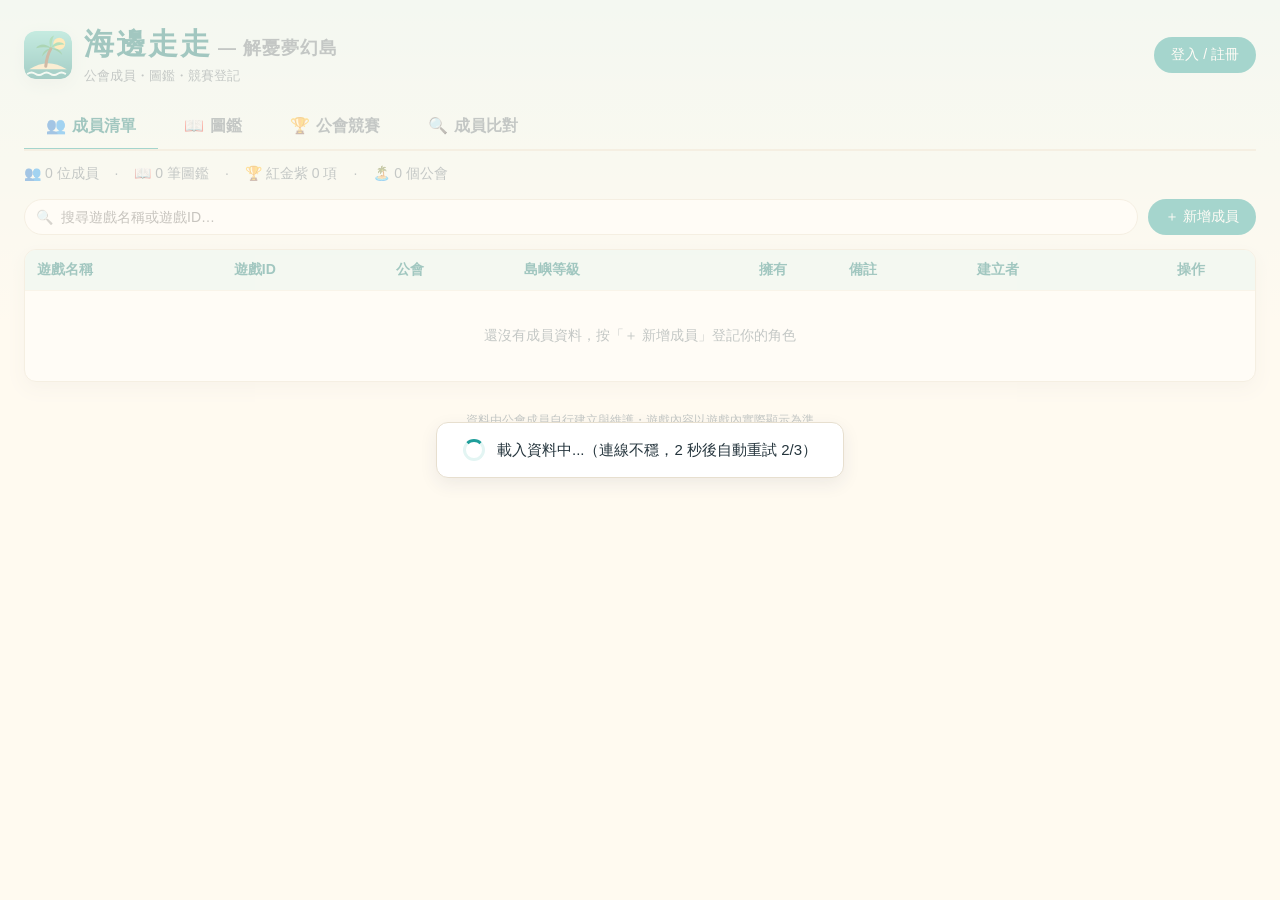
<file: index.html>
<!DOCTYPE html>
<html lang="zh-TW">
<head>
    <meta charset="UTF-8">
    <meta name="viewport" content="width=device-width, initial-scale=1.0">
    <title>海邊走走 — 解憂夢幻島</title>
    <meta name="description" content="海邊走走公會（解憂夢幻島）成員、圖鑑與公會競賽登記">
    <link rel="icon" type="image/svg+xml" href="assets/icon-small.svg">
    <link rel="stylesheet" href="css/style.css?v=20261127">
</head>
<body>
<div class="container">

    <header class="header">
        <div class="brand">
            <img src="assets/icon.svg" alt="" class="brand-icon">
            <div>
                <h1>海邊走走<span class="h1-game"> — 解憂夢幻島</span></h1>
                <div class="brand-sub">公會成員・圖鑑・競賽登記</div>
            </div>
        </div>
        <div id="auth-area" class="auth-area"></div>
    </header>

    <div id="config-notice" class="notice hidden"></div>

    <nav class="tabs" role="tablist">
        <button class="tab active" data-act="tab" data-id="members" role="tab"><span class="tab-icon">👥</span>成員清單</button>
        <button class="tab" data-act="tab" data-id="items" role="tab"><span class="tab-icon">📖</span>圖鑑</button>
        <button class="tab" data-act="tab" data-id="competitions" role="tab"><span class="tab-icon">🏆</span>公會競賽</button>
        <button class="tab" data-act="tab" data-id="compare" role="tab"><span class="tab-icon">🔍</span>成員比對</button>
    </nav>

    <div id="summary-bar" class="summary-bar"></div>

    <!-- 成員清單 -->
    <section id="tab-members" class="content active">
        <div id="guild-panel" class="panel guild-panel hidden">
            <div class="panel-title">🏝️ 公會管理（僅管理員可見）</div>
            <form class="panel-row" data-form="guild-add">
                <input type="text" id="new-guild-name" placeholder="輸入新公會名稱" maxlength="30" required>
                <button type="submit" class="btn btn-primary btn-sm">新增</button>
            </form>
            <div id="guild-list" class="tags"></div>
        </div>

        <div class="toolbar">
            <div class="search-wrapper">
                <span class="search-icon">🔍</span>
                <input type="search" id="members-search" class="search-input" placeholder="搜尋遊戲名稱或遊戲ID…" data-input="members">
            </div>
            <select id="members-guild" class="select" data-change="members"></select>
            <button class="btn btn-primary" data-act="member-add">＋ 新增成員</button>
        </div>
        <div class="table-card"><div class="table-scroll">
            <table>
                <thead>
                    <tr>
                        <th>遊戲名稱</th>
                        <th>遊戲ID</th>
                        <th>公會</th>
                        <th>島嶼等級</th>
                        <th class="center">擁有</th>
                        <th>備註</th>
                        <th>建立者</th>
                        <th class="center">操作</th>
                    </tr>
                </thead>
                <tbody id="members-table"></tbody>
            </table>
        </div></div>
    </section>

    <!-- 圖鑑 -->
    <section id="tab-items" class="content">
        <div id="item-cats" class="chip-row"></div>
        <div class="toolbar">
            <div class="search-wrapper">
                <span class="search-icon">🔍</span>
                <input type="search" id="items-search" class="search-input" placeholder="搜尋名稱、來源、食材、備註…" data-input="items">
            </div>
            <select id="items-sort" class="select" data-change="items">
                <option value="category">依類別排序</option>
                <option value="rarity">稀有度（仙→凡）</option>
                <option value="score">競賽分數（高→低）</option>
                <option value="release">上市日期（新→舊）</option>
                <option value="owners">擁有人數（多→少）</option>
                <option value="updated">最近更新</option>
            </select>
            <button class="btn btn-primary" data-act="item-add">＋ 新增圖鑑項目</button>
        </div>
        <div class="table-card"><div class="table-scroll">
            <table>
                <thead>
                    <tr>
                        <th>名稱</th>
                        <th>類別</th>
                        <th>稀有度</th>
                        <th class="num">競賽分數</th>
                        <th>解鎖等級</th>
                        <th>來源</th>
                        <th>上市日期</th>
                        <th>食材</th>
                        <th>備註</th>
                        <th class="center">操作</th>
                    </tr>
                </thead>
                <tbody id="items-table"></tbody>
            </table>
        </div></div>
    </section>

    <!-- 公會競賽：依成員勾選的擁有項目自動統計紅金紫品項 -->
    <section id="tab-competitions" class="content">
        <div id="comp-rarities" class="chip-row"></div>
        <div class="toolbar">
            <select id="comp-guild" class="select" data-change="competitions" aria-label="公會"></select>
            <div class="search-wrapper">
                <span class="search-icon">🔍</span>
                <input type="search" id="comp-search" class="search-input" placeholder="搜尋品項或成員…" data-input="competitions">
            </div>
        </div>
        <div class="hint comp-hint">依「成員清單」每位成員勾選的擁有項目自動統計，不用另外登記。</div>
        <div class="table-card"><div class="table-scroll">
            <table>
                <thead>
                    <tr>
                        <th>品項</th>
                        <th class="num">分數</th>
                        <th class="center">人數</th>
                        <th>人名</th>
                    </tr>
                </thead>
                <tbody id="competitions-table"></tbody>
            </table>
        </div></div>
    </section>

    <!-- 成員比對：選兩位成員，看同一個項目誰有、誰沒有 -->
    <section id="tab-compare" class="content">
        <div class="toolbar">
            <select id="compare-a" class="select" data-change="compare-member" aria-label="成員一"></select>
            <span class="compare-vs">vs</span>
            <select id="compare-b" class="select" data-change="compare-member" aria-label="成員二"></select>
        </div>
        <div class="toolbar">
            <select id="compare-cat" class="select" data-change="compare" aria-label="類別"></select>
            <div class="search-wrapper">
                <span class="search-icon">🔍</span>
                <input type="search" id="compare-search" class="search-input" placeholder="搜尋項目名稱…" data-input="compare">
            </div>
        </div>
        <div id="compare-modes" class="chip-row"></div>
        <div class="table-card"><div class="table-scroll">
            <table>
                <thead>
                    <tr>
                        <th>項目</th>
                        <th class="center" id="compare-head-a">成員一</th>
                        <th class="center" id="compare-head-b">成員二</th>
                        <th>稀有度</th>
                        <th>類別</th>
                    </tr>
                </thead>
                <tbody id="compare-table"></tbody>
            </table>
        </div></div>
    </section>

    <footer>
        資料由公會成員自行建立與維護・遊戲內容以遊戲內實際顯示為準<br>
        本站為玩家自製，與遊戲官方無關
    </footer>
</div>

<!-- 通用 Modal（詳細資料／表單） -->
<div id="modal" class="modal" data-act="modal-backdrop">
    <div id="modal-content" class="modal-content" role="dialog" aria-modal="true">
        <button class="modal-close" data-act="modal-close" aria-label="關閉">×</button>
        <div id="modal-body"></div>
    </div>
</div>

<!-- 全頁 loading -->
<div id="loading" class="loading-overlay">
    <div class="loading-box"><div class="loading-spinner"></div><span id="loading-text">處理中...</span></div>
</div>

<!-- 通知／確認對話框 -->
<div id="dialog" class="dialog-overlay">
    <div class="dialog-box" role="alertdialog" aria-modal="true">
        <div id="dialog-msg" class="dialog-msg"></div>
        <div id="dialog-buttons" class="dialog-buttons"></div>
    </div>
</div>

<!-- ?v＝版本號：改了 css/js 就一起換新，避免瀏覽器混用新舊快取 -->
<script src="js/config.js?v=20261127"></script>
<script src="js/core.js?v=20261127"></script>
<script src="js/auth.js?v=20261127"></script>
<script src="js/members.js?v=20261127"></script>
<script src="js/items.js?v=20261127"></script>
<script src="js/competitions.js?v=20261127"></script>
<script src="js/compare.js?v=20261127"></script>
<script src="js/app.js?v=20261127"></script>
</body>
</html>
</file>
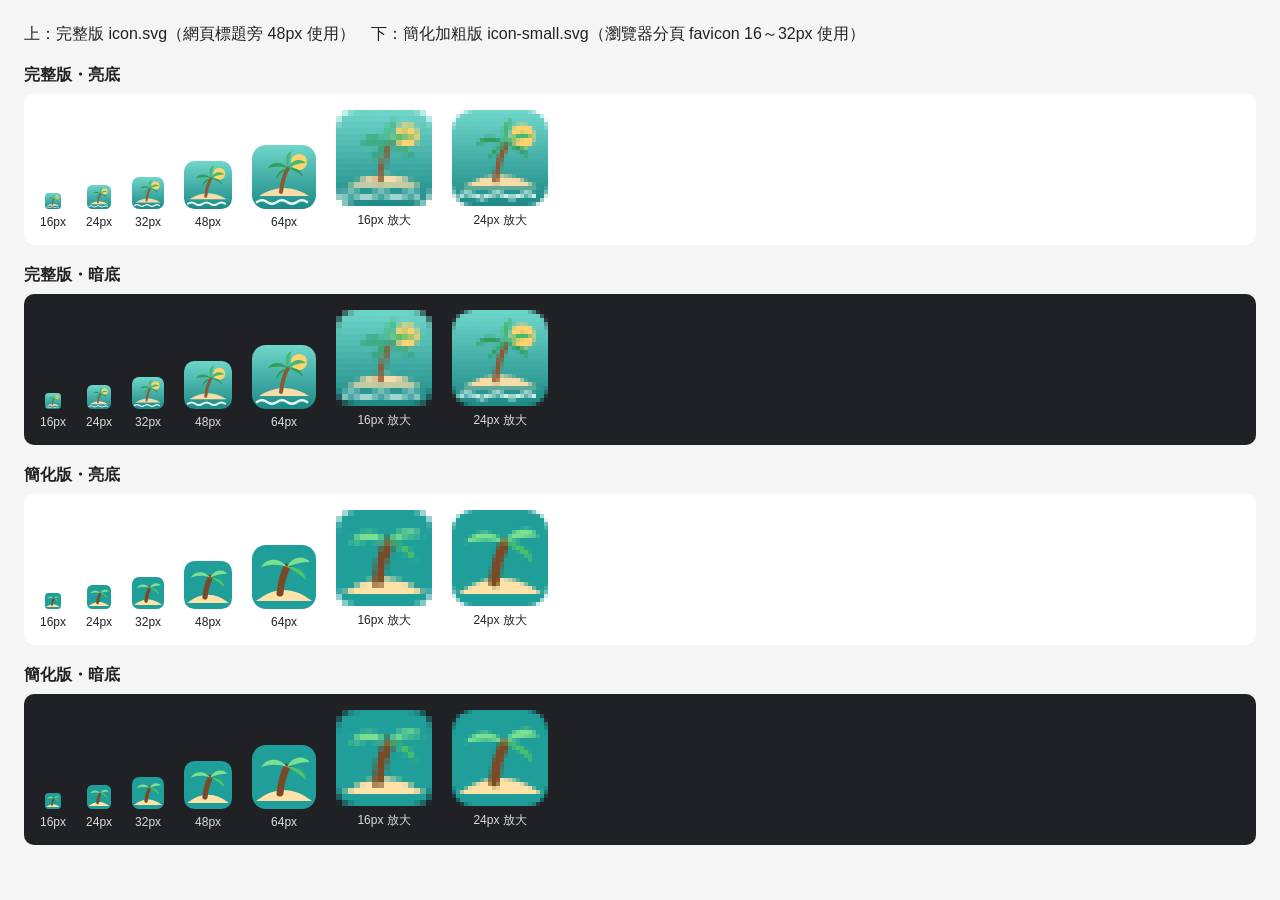
<file: dev/icon-preview.html>
<!DOCTYPE html>
<html lang="zh-TW">
<head>
<meta charset="UTF-8">
<title>圖示預覽</title>
<style>
    body { font-family: "Microsoft JhengHei", sans-serif; margin: 24px; background: #f5f5f5; color: #222; }
    h2 { font-size: 16px; margin: 20px 0 8px; }
    .row { display: flex; gap: 20px; align-items: flex-end; padding: 16px; border-radius: 10px; }
    .light { background: #ffffff; }
    .dark { background: #202124; color: #ddd; }
    .cell { text-align: center; font-size: 12px; }
    .cell img { display: block; margin: 0 auto 6px; }
    .zoom canvas { display: block; margin: 0 auto 6px; width: 96px; height: 96px; image-rendering: pixelated; }
</style>
</head>
<body>
<p>上：完整版 icon.svg（網頁標題旁 48px 使用）　下：簡化加粗版 icon-small.svg（瀏覽器分頁 favicon 16～32px 使用）</p>
<script>
    const sizes = [16, 24, 32, 48, 64];
    for (const [file, label] of [['../assets/icon.svg', '完整版'], ['../assets/icon-small.svg', '簡化版']]) {
        for (const bg of ['light', 'dark']) {
            document.write(`<h2>${label}・${bg === 'light' ? '亮底' : '暗底'}</h2><div class="row ${bg}">` +
                sizes.map(s => `<div class="cell"><img src="${file}" width="${s}" height="${s}">${s}px</div>`).join('') +
                `<div class="cell zoom"><canvas data-src="${file}" width="16" height="16"></canvas>16px 放大</div>` +
                `<div class="cell zoom"><canvas data-src="${file}" width="24" height="24"></canvas>24px 放大</div></div>`);
        }
    }
    // 先把 SVG 畫成真正的 16／24 px 點陣，再用 CSS 放大，才看得出小尺寸的實際效果
    document.querySelectorAll('canvas[data-src]').forEach(c => {
        const img = new Image();
        img.onload = () => c.getContext('2d').drawImage(img, 0, 0, c.width, c.height);
        img.src = c.dataset.src;
    });
</script>
</body>
</html>
</file>
<file: css/style.css>
/* 解憂夢幻島 公會網站：海島療癒配色（海水青綠 × 沙灘米白） */
:root {
    --sea: #1f9e9a;
    --sea-dark: #167b78;
    --sea-soft: #e3f5f3;
    --sand: #fffaf1;
    --sand-deep: #f6ead2;
    --coral: #e8705a;
    --coral-dark: #cc5741;
    --leaf: #3fa66b;
    --leaf-dark: #2f8a56;
    --sun: #f5b942;
    --ink: #24343c;
    --muted: #6b7c85;
    --line: #e7dfcf;
    --line-soft: #f1ebdf;
    --card: #ffffff;
    --radius: 12px;
    --shadow: 0 6px 18px rgba(36, 52, 60, 0.08);
}

* { margin: 0; padding: 0; box-sizing: border-box; }

body {
    font-family: "Microsoft JhengHei", "PingFang TC", "Noto Sans TC", Arial, sans-serif;
    color: var(--ink);
    background: linear-gradient(180deg, #e4f6f3 0, var(--sand) 320px) no-repeat, var(--sand);
    min-height: 100vh;
    padding: 24px;
}

.container { max-width: 1400px; margin: 0 auto; }
.hidden { display: none !important; }
button { font-family: inherit; }
input, select, textarea { font-family: inherit; font-size: 14px; color: var(--ink); }

/* ---------- 頁首 ---------- */
.header { display: flex; justify-content: space-between; align-items: center; gap: 12px; flex-wrap: wrap; margin-bottom: 20px; }
.brand { display: flex; align-items: center; gap: 12px; }
.brand-icon { width: 48px; height: 48px; border-radius: 12px; box-shadow: var(--shadow); }
h1 { font-size: 30px; font-weight: 800; letter-spacing: 2px; color: var(--sea-dark); }
h1 .h1-game { font-size: .6em; font-weight: 700; letter-spacing: 1px; color: var(--muted); white-space: nowrap; }
.brand-sub { font-size: 13px; color: var(--muted); margin-top: 2px; }
.auth-area { display: flex; align-items: center; gap: 8px; flex-wrap: wrap; justify-content: flex-end; }
.user-chip { font-size: 14px; color: var(--muted); padding: 6px 4px; }
.user-chip b { color: var(--ink); }
.role-badge { display: inline-block; font-size: 12px; color: #fff; padding: 1px 8px; border-radius: 10px; margin-left: 4px; background: #9aa8ae; }
.role-admin { background: #7c5cc4; }
.role-admin2 { background: var(--sea); }

/* ---------- 按鈕 ---------- */
.btn {
    display: inline-flex; align-items: center; justify-content: center; gap: 6px;
    padding: 8px 16px; border: 1px solid transparent; border-radius: 999px;
    font-size: 14px; cursor: pointer; white-space: nowrap; transition: background 0.15s, border-color 0.15s;
}
.btn-sm { padding: 5px 12px; font-size: 13px; }
.btn-primary { background: var(--sea); color: #fff; }
.btn-primary:hover { background: var(--sea-dark); }
.btn-save { background: var(--leaf); color: #fff; }
.btn-save:hover { background: var(--leaf-dark); }
.btn-save:disabled { background: #a9b6b0; cursor: not-allowed; }
.btn-danger { background: var(--coral); color: #fff; }
.btn-danger:hover { background: var(--coral-dark); }
.btn-ghost { background: #fff; color: var(--ink); border-color: var(--line); }
.btn-ghost:hover { background: var(--sand-deep); }
.btn-block { width: 100%; }

.icon-btn { background: none; border: none; cursor: pointer; padding: 3px 5px; border-radius: 6px; font-size: 15px; line-height: 1; }
.icon-btn:hover { background: var(--sand-deep); }

/* ---------- 分頁與摘要 ---------- */
.tabs { display: flex; gap: 4px; border-bottom: 2px solid var(--line); margin-bottom: 14px; overflow-x: auto; }
.tab {
    padding: 11px 22px; background: none; border: none; cursor: pointer; font-size: 16px; font-weight: 600;
    color: var(--muted); border-bottom: 3px solid transparent; margin-bottom: -2px; white-space: nowrap;
}
.tab-icon { margin-right: 6px; }
.tab:hover { color: var(--ink); }
.tab.active { color: var(--sea-dark); border-bottom-color: var(--sea); }

.summary-bar { display: flex; flex-wrap: wrap; gap: 6px 16px; font-size: 14px; color: var(--muted); margin-bottom: 16px; }
.summary-bar span { white-space: nowrap; }

.content { display: none; }
.content.active { display: block; }

/* ---------- 工具列 ---------- */
.toolbar { display: flex; flex-wrap: wrap; gap: 10px; align-items: center; margin-bottom: 14px; }
.search-wrapper { position: relative; flex: 1 1 240px; min-width: 200px; }
.search-icon { position: absolute; left: 12px; top: 50%; transform: translateY(-50%); font-size: 14px; opacity: 0.6; }
.search-input, .select {
    width: 100%; padding: 9px 12px; border: 1px solid var(--line); border-radius: 999px; background: #fff;
}
.search-input { padding-left: 36px; }
.select { width: auto; min-width: 130px; cursor: pointer; }
.search-input:focus, .select:focus, .field input:focus, .field select:focus, .field textarea:focus {
    outline: 2px solid rgba(31, 158, 154, 0.35); outline-offset: 0; border-color: var(--sea);
}

.chip-row { display: flex; flex-wrap: wrap; gap: 6px; margin-bottom: 12px; }
.chip {
    padding: 5px 12px; font-size: 13px; border: 1px solid var(--line); border-radius: 999px;
    background: #fff; color: var(--ink); cursor: pointer; white-space: nowrap;
}
.chip:hover { background: var(--sand-deep); }
.chip.active { background: var(--sea); border-color: var(--sea); color: #fff; }
.chip small { opacity: 0.75; margin-left: 2px; }

/* ---------- 表格 ---------- */
.table-card { background: var(--card); border: 1px solid var(--line); border-radius: var(--radius); box-shadow: var(--shadow); overflow: hidden; }
.table-scroll { width: 100%; overflow-x: auto; -webkit-overflow-scrolling: touch; }
table { width: 100%; border-collapse: collapse; }
thead { background: var(--sea-soft); }
th { padding: 11px 12px; text-align: left; font-weight: 600; font-size: 14px; color: var(--sea-dark); white-space: nowrap; }
td {
    padding: 0 12px; height: 40px; border-top: 1px solid var(--line-soft); font-size: 14px;
    white-space: nowrap; overflow: hidden; text-overflow: ellipsis; max-width: 260px;
}
tbody tr:hover { background: #fbf7ee; }
.center { text-align: center; }
.num { text-align: right; font-variant-numeric: tabular-nums; }
.muted { color: var(--muted); }
.actions { white-space: nowrap; text-align: center; }
.empty-row td { height: auto; padding: 36px 12px; text-align: center; color: var(--muted); white-space: normal; }

.link { color: var(--sea-dark); font-weight: 600; cursor: pointer; background: none; border: none; font-size: inherit; padding: 0; }
.link:hover { text-decoration: underline; }

.count-pill {
    display: inline-flex; align-items: center; gap: 3px; padding: 2px 10px; border-radius: 999px; cursor: pointer;
    background: var(--sea-soft); border: 1px solid #bfe6e1; color: var(--sea-dark); font-size: 13px; font-weight: 600;
}
.count-pill:hover { background: #cfeeea; }
.count-pill.is-empty { background: #f4f1ea; border-color: var(--line); color: #a3aeb3; }

.cat-badge { display: inline-flex; gap: 3px; align-items: center; font-size: 13px; padding: 1px 8px; border-radius: 8px; background: var(--sand-deep); }

/* 稀有度：仿遊戲內圓章（白字＋同色深描邊），底色由 config.js 的 RARITIES 以 --r 帶入 */
.rarity {
    --rd: color-mix(in srgb, var(--r) 62%, #000);
    display: inline-flex; align-items: center; gap: 5px; white-space: nowrap;
    font-size: 14px; font-weight: 700; color: var(--ink); color: var(--rd);
}
.rarity-dot {
    width: 24px; height: 24px; border-radius: 50%; flex: none;
    display: inline-flex; align-items: center; justify-content: center;
    background: var(--r);
    background: linear-gradient(180deg, color-mix(in srgb, var(--r) 50%, #fff) 0%, var(--r) 72%);
    box-shadow: inset 0 -2px 0 color-mix(in srgb, var(--r) 82%, #000), 0 1px 2px rgba(36, 52, 60, 0.25);
    color: #fff; font-size: 13px; font-weight: 800; line-height: 1;
    text-shadow: 1px 0 0 var(--rd), -1px 0 0 var(--rd), 0 1px 0 var(--rd), 0 -1px 0 var(--rd),
        1px 1px 0 var(--rd), -1px -1px 0 var(--rd), 1px -1px 0 var(--rd), -1px 1px 0 var(--rd);
}

.tags { display: flex; flex-wrap: wrap; gap: 6px; }
.tag { display: inline-flex; align-items: center; padding: 3px 10px; border-radius: 999px; font-size: 13px; background: #fff; border: 1px solid var(--line); }
.tag.missing { color: #a3aeb3; border-style: dashed; }

/* 公會競賽：紅金紫統計表 */
.comp-hint { font-size: 13px; color: var(--muted); margin: -4px 0 10px; }
.chip .rarity { font-size: 13px; gap: 4px; }
.chip .rarity-dot { width: 18px; height: 18px; font-size: 11px; }
.chip.active .rarity { color: #fff; }
.group-row td { background: #faf6ec; height: 44px; }
.group-row small { margin-left: 8px; color: var(--muted); font-size: 13px; }
td.comp-names { white-space: normal; max-width: none; padding-top: 6px; padding-bottom: 6px; }

/* 成員比對：有／沒有 */
.compare-vs { font-weight: 700; color: var(--muted); }
.own { display: inline-block; padding: 2px 10px; border-radius: 999px; font-size: 13px; font-weight: 600; white-space: nowrap; }
.own.yes { background: var(--sea-soft); color: var(--leaf-dark); }
.own.no { background: #f4f1ea; color: #a3aeb3; }
td .tags { flex-wrap: nowrap; overflow: hidden; }

/* ---------- 公會管理區 ---------- */
.panel { background: #fff; border: 1px solid var(--line); border-radius: var(--radius); padding: 14px 16px; margin-bottom: 16px; box-shadow: var(--shadow); }
.guild-panel { background: #f1faf8; border-color: #bfe6e1; }
.panel-title { font-weight: 700; color: var(--sea-dark); margin-bottom: 10px; }
.panel-row { display: flex; gap: 8px; max-width: 460px; margin-bottom: 10px; }
.panel-row input { flex: 1; padding: 8px 12px; border: 1px solid var(--line); border-radius: 999px; }
.guild-tag { display: inline-flex; align-items: center; gap: 4px; padding: 4px 6px 4px 12px; border-radius: 999px; background: #fff; border: 1px solid #cfe3df; font-size: 14px; }
.guild-tag .icon-btn { color: var(--coral); font-weight: 700; }

/* ---------- Modal ---------- */
.modal {
    position: fixed; inset: 0; background: rgba(20, 40, 45, 0.45); display: flex; align-items: center; justify-content: center;
    z-index: 1000; opacity: 0; visibility: hidden; transition: opacity 0.18s, visibility 0.18s; padding: 16px;
}
.modal.show { opacity: 1; visibility: visible; }
.modal-content {
    position: relative; background: #fff; width: 100%; max-width: 440px; max-height: 88vh; overflow-y: auto;
    border-radius: 16px; padding: 22px 22px 20px; box-shadow: 0 16px 40px rgba(0, 0, 0, 0.2);
    transform: scale(0.96); transition: transform 0.18s;
}
.modal-content.wide { max-width: 720px; }
.modal.show .modal-content { transform: scale(1); }
.modal-close {
    position: absolute; top: 14px; right: 14px; width: 32px; height: 32px; border-radius: 50%; border: none;
    background: #f2efe8; color: var(--muted); font-size: 20px; cursor: pointer;
}
.modal-close:hover { background: var(--sand-deep); color: var(--ink); }
.modal-header { border-bottom: 1px solid var(--line-soft); padding-bottom: 12px; margin-bottom: 16px; padding-right: 36px; }
.modal-subtitle { font-size: 13px; color: var(--muted); }
.modal-title { font-size: 21px; font-weight: 700; margin-top: 2px; word-break: break-all; }

.detail-row { display: flex; justify-content: space-between; gap: 16px; padding: 8px 0; border-bottom: 1px dashed var(--line-soft); }
.detail-label { font-size: 13px; color: var(--muted); white-space: nowrap; }
.detail-value { font-size: 15px; font-weight: 500; text-align: right; word-break: break-all; white-space: pre-wrap; }
.section-title { font-size: 13px; font-weight: 700; color: var(--muted); margin: 18px 0 8px; }
.modal-actions { display: flex; gap: 8px; margin-top: 18px; flex-wrap: wrap; }
.modal-actions .btn { flex: 1; }

/* ---------- 表單 ---------- */
.form-grid { display: grid; grid-template-columns: 1fr 1fr; gap: 12px; }
.field { display: flex; flex-direction: column; gap: 4px; }
.field.full { grid-column: 1 / -1; }
.field label { font-size: 13px; color: var(--muted); }
.field label .req { color: var(--coral); }
.field input, .field select, .field textarea { padding: 9px 12px; border: 1px solid var(--line); border-radius: 8px; background: #fff; width: 100%; }
.field textarea { resize: vertical; min-height: 64px; }
.field .hint { font-size: 12px; color: var(--muted); }
.rarity-picker { display: flex; flex-wrap: wrap; gap: 6px; }
.rarity-picker label { position: relative; cursor: pointer; }
.rarity-picker input { position: absolute; opacity: 0; width: 1px; height: 1px; pointer-events: none; }
.rarity-opt {
    display: inline-flex; align-items: center; min-height: 34px; padding: 4px 12px 4px 5px;
    border: 1.5px solid var(--line); border-radius: 999px; background: #fff; font-size: 14px; color: var(--muted);
}
.rarity-opt.plain { padding-left: 12px; }
.rarity-picker label:hover .rarity-opt { border-color: #bfe6e1; }
.rarity-picker input:checked + .rarity-opt { border-color: var(--sea); background: var(--sea-soft); box-shadow: 0 0 0 1px var(--sea); }
.rarity-picker input:focus-visible + .rarity-opt { outline: 2px solid var(--sea); outline-offset: 2px; }
.form-buttons { display: flex; gap: 8px; margin-top: 16px; }
.form-buttons .btn { flex: 1; }

/* ---------- 勾選清單 ---------- */
.checklist { border: 1px solid var(--line); border-radius: 10px; padding: 10px; background: #fdfbf6; }
.checklist-tools { display: flex; flex-wrap: wrap; gap: 6px; align-items: center; margin-bottom: 8px; }
.checklist-tools .chip-row { margin-bottom: 0; width: 100%; }
.checklist-search { flex: 1 1 180px; padding: 6px 10px; border: 1px solid var(--line); border-radius: 999px; font-size: 13px; }
.checklist-only { display: inline-flex; align-items: center; gap: 4px; font-size: 13px; color: var(--muted); cursor: pointer; white-space: nowrap; }
.checklist-count { font-size: 13px; color: var(--sea-dark); font-weight: 600; margin-left: auto; white-space: nowrap; }
.checklist-box {
    display: grid; grid-template-columns: repeat(auto-fill, minmax(150px, 1fr)); gap: 2px 6px;
    max-height: 240px; overflow-y: auto; background: #fff; border: 1px solid var(--line-soft); border-radius: 8px; padding: 6px;
}
.check-item { display: flex; align-items: center; gap: 6px; padding: 4px 6px; border-radius: 6px; cursor: pointer; font-size: 13px; min-width: 0; }
.check-item:hover { background: var(--sea-soft); }
.check-item input { flex-shrink: 0; width: 15px; height: 15px; accent-color: var(--sea); }
.check-item span { overflow: hidden; text-overflow: ellipsis; white-space: nowrap; }
.check-item small { color: var(--muted); flex-shrink: 0; }
.checklist-empty { grid-column: 1 / -1; padding: 10px; color: var(--muted); font-size: 13px; }

/* ---------- 帳號管理 ---------- */
.stack-form { display: flex; flex-direction: column; gap: 10px; }
.stack-form input { padding: 10px 12px; border: 1px solid var(--line); border-radius: 8px; width: 100%; }
.auth-switch { text-align: center; font-size: 13px; margin-top: 10px; color: var(--muted); }
.user-list { max-height: 300px; overflow-y: auto; border: 1px solid var(--line-soft); border-radius: 8px; }
.user-row { display: flex; justify-content: space-between; align-items: center; gap: 8px; padding: 8px 10px; border-bottom: 1px dashed var(--line-soft); flex-wrap: wrap; }
.user-row:last-child { border-bottom: none; }
.user-row .btns { display: flex; gap: 6px; }

/* ---------- 對話框 / Loading ---------- */
.loading-overlay { position: fixed; inset: 0; background: rgba(255, 250, 241, 0.6); display: none; align-items: center; justify-content: center; z-index: 2000; }
.loading-overlay.show { display: flex; }
.loading-box { background: #fff; border: 1px solid var(--line); border-radius: 12px; padding: 16px 26px; box-shadow: var(--shadow); display: flex; align-items: center; gap: 12px; font-size: 15px; max-width: 90vw; }
.loading-spinner { width: 22px; height: 22px; flex-shrink: 0; border: 3px solid var(--sea-soft); border-top-color: var(--sea); border-radius: 50%; animation: spin 0.8s linear infinite; }
@keyframes spin { to { transform: rotate(360deg); } }

.dialog-overlay { position: fixed; inset: 0; background: rgba(20, 40, 45, 0.4); display: none; align-items: center; justify-content: center; z-index: 3000; padding: 16px; }
.dialog-overlay.show { display: flex; }
.dialog-box { background: #fff; border-radius: 14px; padding: 22px 24px; width: 380px; max-width: 100%; box-shadow: 0 12px 30px rgba(0, 0, 0, 0.25); }
.dialog-msg { font-size: 15px; line-height: 1.65; white-space: pre-wrap; margin-bottom: 18px; word-break: break-word; max-height: 60vh; overflow-y: auto; }
.dialog-buttons { display: flex; justify-content: flex-end; gap: 10px; }

.notice { background: #fff6e0; border: 1px solid #f3dca2; color: #7a5a12; border-radius: 10px; padding: 10px 14px; font-size: 14px; margin-bottom: 14px; }

footer { margin-top: 28px; font-size: 12px; color: var(--muted); text-align: center; line-height: 1.7; }

/* ---------- 手機版：表格維持表格樣式，超出畫面用水平捲軸 ---------- */
@media (max-width: 768px) {
    body { padding: 12px 16px; }
    h1 { font-size: 24px; }
    .brand-icon { width: 40px; height: 40px; }
    /* 四個分頁在手機上排不下一列：改成圖示在上、文字在下，平均分配寬度 */
    .tabs { gap: 0; }
    .tab { flex: 1 1 0; display: flex; flex-direction: column; align-items: center; gap: 2px; padding: 8px 2px; font-size: 14px; }
    .tab-icon { margin-right: 0; font-size: 18px; line-height: 1.2; }
    td { max-width: none; }
    .form-grid { grid-template-columns: 1fr; }
    .toolbar .btn-primary { flex: 1 1 100%; }
    .select { flex: 1 1 140px; }
    .modal { padding: 10px; align-items: flex-end; }
    .modal-content { max-height: 92vh; border-radius: 16px; padding: 18px 16px 16px; }
}
</file>
